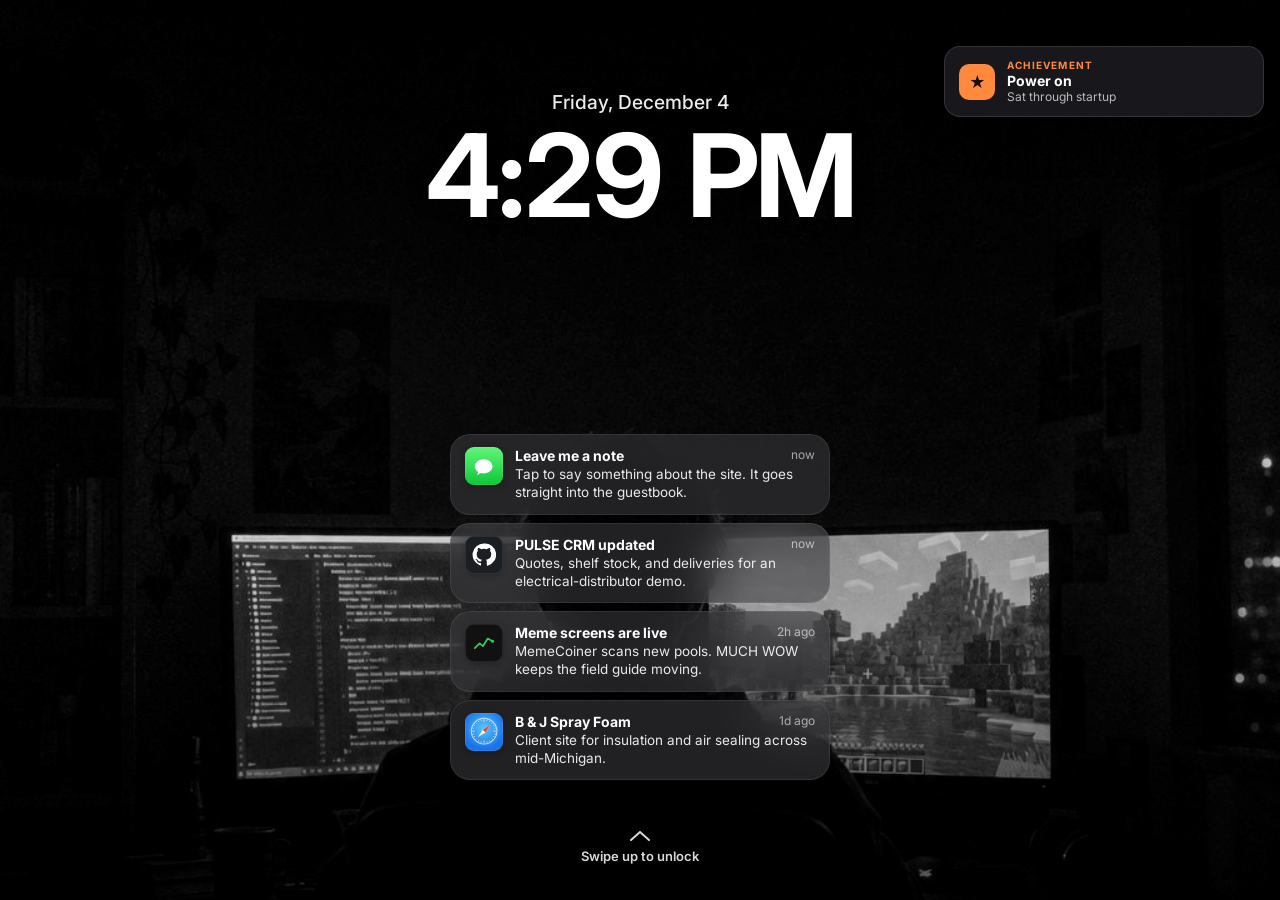
<file: index.html>
<!DOCTYPE html>
<html lang="en">
<head>
<meta charset="utf-8">
<meta name="viewport" content="width=device-width, initial-scale=1, viewport-fit=cover">
<title>Ryan Dhooghe</title>
<meta name="description" content="Ryan Dhooghe — tools, dashboards, and Power BI. CRMs, market screens, and client sites.">
<script>
try {
  var _p = JSON.parse(localStorage.getItem('ryanos-prefs') || '{}');
  if (_p.booted || matchMedia('(prefers-reduced-motion: reduce)').matches) document.documentElement.classList.add('skip-boot');
} catch (e) {}
</script>
<meta name="theme-color" content="#0b0b0c">
<link rel="icon" href="data:image/svg+xml,<svg xmlns='http://www.w3.org/2000/svg' viewBox='0 0 32 32'><rect width='32' height='32' rx='8' fill='%23111'/><text x='16' y='22' font-family='system-ui' font-weight='800' font-size='16' fill='%23ff8a3d' text-anchor='middle'>r</text></svg>">
<link rel="preconnect" href="https://fonts.googleapis.com">
<link href="https://fonts.googleapis.com/css2?family=Inter:wght@400;500;600;700;800&family=JetBrains+Mono:wght@400;600&display=swap" rel="stylesheet">
<link rel="stylesheet" href="style.css">
</head>
<body>

<!-- ============ BOOT ============ -->
<section id="boot" aria-label="RyanOS startup">
  <div class="boot-logo" aria-hidden="true">R</div>
  <div class="boot-name">RyanOS</div>
  <p class="boot-sub">Ryan Dhooghe</p>
  <div class="boot-bar" role="progressbar" aria-valuemin="0" aria-valuemax="100" aria-label="Starting up"><i></i></div>
  <button type="button" class="boot-skip" id="bootSkip">Skip</button>
</section>

<!-- ============ LOCK SCREEN ============ -->
<section id="lock" aria-label="Lock screen">
  <div class="lock-bg"></div>
  <div class="lock-top">
    <div class="lock-date" id="lockDate"></div>
    <div class="lock-time" id="lockTime"></div>
  </div>
  <div class="lock-notifs" id="lockNotifs" aria-live="polite"></div>
  <button class="unlock" id="unlockBtn" aria-label="Unlock">
    <svg width="22" height="12" viewBox="0 0 22 12" fill="none" stroke="currentColor" stroke-width="2" stroke-linecap="round"><path d="M2 10 L11 2 L20 10"/></svg>
    <span class="unlock-label">Swipe up to unlock</span>
  </button>
</section>

<!-- ============ DESKTOP ============ -->
<main id="desktop" aria-label="Desktop" hidden>
  <div class="wall"></div>

  <header class="menubar">
    <div class="mb-left">
      <button class="mb-brand" id="mbHandle" aria-haspopup="menu"></button>
      <span class="mb-app" id="mbApp">Finder</span>
      <span class="mb-item">File</span><span class="mb-item">Edit</span><span class="mb-item">View</span><span class="mb-item">Window</span>
    </div>
    <div class="mb-right">
      <button id="mbSearch" class="mb-ic" aria-label="Spotlight search"><svg width="14" height="14" viewBox="0 0 24 24" fill="none" stroke="currentColor" stroke-width="2.6"><circle cx="11" cy="11" r="7"/><path d="m20 20-4-4"/></svg></button>
      <button id="mbCc" class="mb-ic" aria-label="Control Center" aria-haspopup="true" aria-expanded="false"><svg width="15" height="15" viewBox="0 0 24 24" fill="none" stroke="currentColor" stroke-width="2" stroke-linecap="round"><path d="M4 7h16M4 12h10M4 17h16"/><circle cx="16" cy="12" r="2.2" fill="currentColor" stroke="none"/><circle cx="8" cy="7" r="2.2" fill="currentColor" stroke="none"/><circle cx="14" cy="17" r="2.2" fill="currentColor" stroke="none"/></svg></button>
      <svg width="16" height="12" viewBox="0 0 16 12" fill="currentColor" aria-hidden="true"><path d="M8 11.5 5.6 9a3.4 3.4 0 0 1 4.8 0zM3.4 6.8a6.5 6.5 0 0 1 9.2 0l-1.1 1.1a5 5 0 0 0-7 0zM1.2 4.6a9.6 9.6 0 0 1 13.6 0l-1.1 1.1a8 8 0 0 0-11.4 0z"/></svg>
      <svg width="24" height="12" viewBox="0 0 24 12" fill="none" aria-hidden="true"><rect x=".5" y=".5" width="20" height="11" rx="3" stroke="currentColor" opacity=".5"/><rect x="2" y="2" width="15" height="8" rx="1.6" fill="currentColor"/><rect x="21.5" y="4" width="1.5" height="4" rx=".7" fill="currentColor" opacity=".5"/></svg>
      <span id="mbClock"></span>
    </div>
  </header>

  <!-- desktop spaces (swipeable pages) -->
  <div class="spaces" id="spaces" aria-roledescription="carousel"></div>
  <button class="sp-arrow prev" id="spPrev" aria-label="Previous page">‹</button>
  <button class="sp-arrow next" id="spNext" aria-label="Next page">›</button>
  <div class="dots desk-dots" id="deskDots" role="tablist" aria-label="Pages"></div>

  <div id="windows"></div>

  <nav class="dock" id="dock" aria-label="Dock"></nav>
</main>

<!-- ============ MOBILE HOME ============ -->
<main id="phone" aria-label="Home screen" hidden>
  <div class="wall"></div>
  <div class="ph-status"><span id="phClock"></span><span class="ph-icons"><button type="button" id="phLaunch" class="ph-ic" aria-label="Launchpad"><svg width="16" height="16" viewBox="0 0 16 16" fill="currentColor"><rect x="1" y="1" width="3.2" height="3.2" rx=".6"/><rect x="6.4" y="1" width="3.2" height="3.2" rx=".6"/><rect x="11.8" y="1" width="3.2" height="3.2" rx=".6"/><rect x="1" y="6.4" width="3.2" height="3.2" rx=".6"/><rect x="6.4" y="6.4" width="3.2" height="3.2" rx=".6"/><rect x="11.8" y="6.4" width="3.2" height="3.2" rx=".6"/><rect x="1" y="11.8" width="3.2" height="3.2" rx=".6"/><rect x="6.4" y="11.8" width="3.2" height="3.2" rx=".6"/><rect x="11.8" y="11.8" width="3.2" height="3.2" rx=".6"/></svg></button><button type="button" id="phCc" class="ph-ic" aria-label="Control Center"><svg width="16" height="16" viewBox="0 0 24 24" fill="none" stroke="currentColor" stroke-width="2" stroke-linecap="round"><path d="M4 7h16M4 12h10M4 17h16"/><circle cx="16" cy="12" r="2.2" fill="currentColor" stroke="none"/><circle cx="8" cy="7" r="2.2" fill="currentColor" stroke="none"/><circle cx="14" cy="17" r="2.2" fill="currentColor" stroke="none"/></svg></button></span></div>
  <div class="ph-pages" id="phPages" aria-roledescription="carousel"></div>
  <div class="dots ph-dots" id="phDots" role="tablist" aria-label="Pages"></div>
  <div class="ph-dock" id="phDock"></div>
  <div id="sheets"></div>
</main>

<div class="toast" id="toast" role="status"></div>

<script src="app.js"></script>
</body>
</html>
</file>
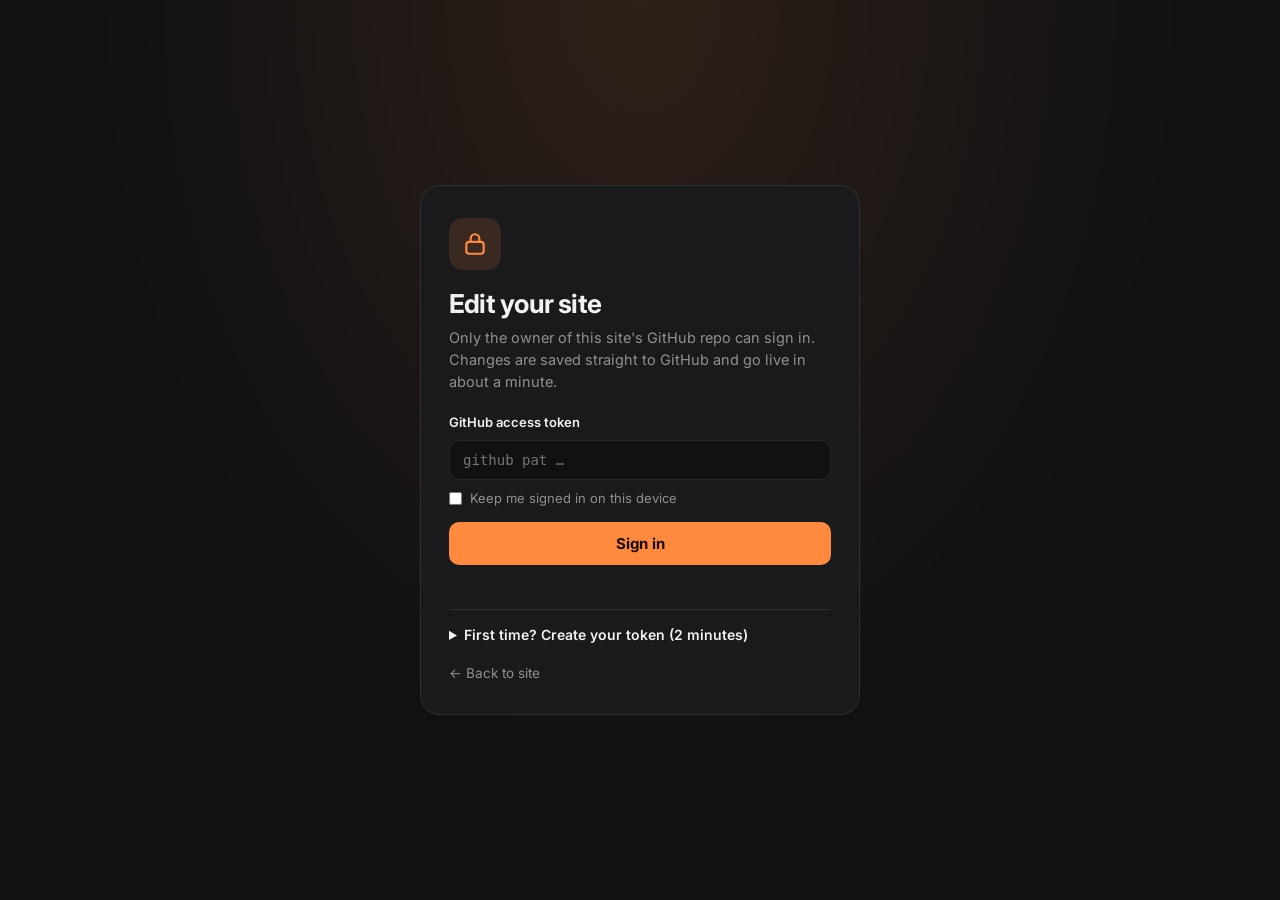
<file: admin.html>
<!DOCTYPE html>
<html lang="en">
<head>
<meta charset="utf-8">
<meta name="viewport" content="width=device-width, initial-scale=1">
<meta name="robots" content="noindex, nofollow">
<title>Edit site</title>
<link rel="icon" href="data:image/svg+xml,<svg xmlns='http://www.w3.org/2000/svg' viewBox='0 0 32 32'><rect width='32' height='32' rx='8' fill='%23111'/><text x='16' y='22' font-family='system-ui' font-weight='800' font-size='16' fill='%23ff8a3d' text-anchor='middle'>r</text></svg>">
<link rel="preconnect" href="https://fonts.googleapis.com">
<link href="https://fonts.googleapis.com/css2?family=Inter:wght@400;500;600;700;800&display=swap" rel="stylesheet">
<link rel="stylesheet" href="admin.css">
</head>
<body>

<section id="signin" class="signin">
  <div class="card">
    <div class="lockmark" aria-hidden="true"><svg width="26" height="26" viewBox="0 0 24 24" fill="none" stroke="currentColor" stroke-width="2"><rect x="4" y="10" width="16" height="11" rx="2.5"/><path d="M8 10V7a4 4 0 0 1 8 0v3"/></svg></div>
    <h1>Edit your site</h1>
    <p class="lead">Only the owner of this site's GitHub repo can sign in. Changes are saved straight to GitHub and go live in about a minute.</p>

    <form id="signinForm">
      <label for="token">GitHub access token</label>
      <input id="token" type="password" autocomplete="off" spellcheck="false" placeholder="github_pat_…" required>
      <label class="check"><input type="checkbox" id="remember"> Keep me signed in on this device</label>
      <button class="primary" type="submit">Sign in</button>
      <p class="err" id="signinErr" role="alert"></p>
    </form>

    <details class="help">
      <summary>First time? Create your token (2 minutes)</summary>
      <ol>
        <li>Open <a id="patLink" href="https://github.com/settings/personal-access-tokens/new" target="_blank" rel="noopener">GitHub → New fine-grained token</a>.</li>
        <li>Name it <b>Site editor</b> and pick an expiration.</li>
        <li>Under <b>Repository access</b>, choose <b>Only select repositories</b> → <b id="repoName"></b>.</li>
        <li>Under <b>Permissions → Repository permissions</b>, set <b>Contents</b> to <b>Read and write</b>.</li>
        <li>Click <b>Generate token</b>, copy it, and paste it above.</li>
      </ol>
      <p class="fine">Your token never leaves your browser except to talk to GitHub. It can only touch this one repo. Treat it like a password and don't share it.</p>
    </details>
    <a class="back" href="./">← Back to site</a>
  </div>
</section>

<section id="editor" class="editor" hidden>
  <header class="topbar">
    <div class="tb-left"><b>Site editor</b><span class="who" id="who"></span></div>
    <div class="tb-right">
      <span class="status" id="status" role="status"></span>
      <a class="ghost" href="./" target="_blank" rel="noopener">View site ↗</a>
      <button class="ghost" id="signout">Sign out</button>
      <button class="primary" id="save" disabled>Save changes</button>
    </div>
  </header>
  <div class="layout">
    <nav class="side" id="side" aria-label="Sections"></nav>
    <main class="form" id="form"></main>
  </div>
</section>

<script src="admin.js"></script>
</body>
</html>
</file>
<file: style.css>
*{box-sizing:border-box;margin:0;padding:0}
[hidden]{display:none!important}
:root{--accent:#ff8a3d;--glass:rgba(28,28,32,.62);--line:rgba(255,255,255,.12);--font:'Inter',-apple-system,BlinkMacSystemFont,'Segoe UI',system-ui,sans-serif;--mono:'JetBrains Mono',ui-monospace,Menlo,monospace}
html,body{height:100%;overflow:hidden;background:#0b0b0c;color:#fff;font-family:var(--font);-webkit-font-smoothing:antialiased;overscroll-behavior:none}
button{font:inherit;color:inherit;background:none;border:0;cursor:pointer}
a{color:inherit}
input,textarea{font:inherit;color:inherit}
:focus-visible{outline:2px solid var(--accent);outline-offset:2px}

/* ---------- LOCK ---------- */
#lock{position:fixed;inset:0;z-index:100;touch-action:none;user-select:none;cursor:grab;transition:transform .6s cubic-bezier(.7,0,.2,1),opacity .6s;display:flex;flex-direction:column;align-items:center}
#lock.gone{transform:translateY(-100%)!important;opacity:.4}
.lock-bg{position:absolute;inset:0;background:var(--lock-img) center/cover no-repeat,#111;filter:grayscale(1) contrast(1.05) brightness(.82)}
.lock-bg::after{content:'';position:absolute;inset:0;background:linear-gradient(180deg,rgba(0,0,0,.45),transparent 35%,transparent 60%,rgba(0,0,0,.6))}
.lock-top{position:relative;text-align:center;margin-top:clamp(56px,10vh,110px);text-shadow:0 2px 20px rgba(0,0,0,.4)}
.lock-date{font-size:clamp(17px,1.5vw,21px);font-weight:500;opacity:.92}
.lock-time{font-size:clamp(76px,9vw,124px);font-weight:700;letter-spacing:-.04em;line-height:1;margin-top:4px;font-variant-numeric:tabular-nums}
.lock-notifs{position:relative;margin-top:auto;margin-bottom:120px;width:min(380px,calc(100% - 28px));display:flex;flex-direction:column;gap:8px}
.notif{display:flex;gap:12px;align-items:flex-start;text-align:left;padding:12px 14px;border-radius:20px;background:rgba(60,60,64,.55);backdrop-filter:blur(24px) saturate(1.6);-webkit-backdrop-filter:blur(24px) saturate(1.6);border:1px solid rgba(255,255,255,.08);opacity:0;transform:translateY(16px) scale(.97);animation:notif .55s cubic-bezier(.2,.9,.3,1.2) forwards;transition:background .2s}
.notif:hover{background:rgba(80,80,86,.62)}
.notif .ic{width:38px;height:38px;border-radius:9px;flex:none;font-size:11px}
.n-body{flex:1;min-width:0}
.n-row{display:flex;justify-content:space-between;gap:8px;font-size:14px}
.n-row span{font-size:12px;opacity:.6;flex:none}
.notif p{font-size:13.5px;line-height:1.35;opacity:.9;margin-top:1px}
@keyframes notif{to{opacity:1;transform:none}}
.unlock{position:absolute;bottom:28px;left:50%;transform:translateX(-50%);display:flex;flex-direction:column;align-items:center;gap:6px;font-size:13px;font-weight:600;opacity:.85;padding:8px 16px}
.unlock svg{animation:nudge 1.8s ease-in-out infinite}
@keyframes nudge{50%{transform:translateY(-6px)}}

/* ---------- DESKTOP ---------- */
#desktop,#phone{position:fixed;inset:0;opacity:0;transform:scale(1.04);transition:opacity .6s,transform .7s cubic-bezier(.2,.8,.2,1)}
#desktop.in,#phone.in{opacity:1;transform:none}
.wall{position:absolute;inset:0;background:var(--desk-img) center/cover no-repeat,#1a1410}
.wall::after{content:'';position:absolute;inset:0;background:radial-gradient(ellipse at 30% 40%,transparent 40%,rgba(0,0,0,.35))}
.menubar{position:absolute;top:0;left:0;right:0;height:28px;padding:0 14px;display:flex;justify-content:space-between;align-items:center;font-size:13px;background:rgba(20,16,14,.35);backdrop-filter:blur(30px);-webkit-backdrop-filter:blur(30px);z-index:5000}
.mb-left,.mb-right{display:flex;align-items:center;gap:18px}
.mb-brand{font-weight:800;letter-spacing:-.01em}
.mb-app{font-weight:600}
.mb-item{opacity:.9}
.mb-right{gap:14px;font-variant-numeric:tabular-nums;font-weight:500}

.widget.hello{position:absolute;left:40px;top:64px;width:340px;padding:24px 24px 20px;border-radius:22px;background:rgba(18,16,16,.48);backdrop-filter:blur(26px) saturate(1.4);-webkit-backdrop-filter:blur(26px) saturate(1.4);border:1px solid var(--line);box-shadow:0 20px 60px rgba(0,0,0,.25)}
.w-kicker{font-size:12px;text-transform:uppercase;letter-spacing:.14em;color:var(--accent);font-weight:700}
.w-name{font-size:34px;line-height:1.05;letter-spacing:-.035em;font-weight:800;margin:8px 0 10px}
.w-tag{font-size:15px;line-height:1.45;opacity:.82}
.w-meta{display:flex;align-items:center;gap:8px;font-size:13px;margin-top:16px;opacity:.85}
.dot{width:8px;height:8px;border-radius:50%;background:#34c759;box-shadow:0 0 0 4px rgba(52,199,89,.2);animation:pulse 2s infinite}
@keyframes pulse{50%{box-shadow:0 0 0 7px rgba(52,199,89,0)}}
.w-hint{margin-top:16px;padding-top:14px;border-top:1px solid var(--line);font-size:12px;opacity:.55}

/* dock */
.dock{position:absolute;bottom:10px;left:50%;transform:translateX(-50%);display:flex;align-items:flex-end;gap:6px;padding:7px 9px;border-radius:24px;background:rgba(40,36,34,.45);backdrop-filter:blur(30px) saturate(1.5);-webkit-backdrop-filter:blur(30px) saturate(1.5);border:1px solid var(--line);z-index:6000}
.dk{position:relative;width:54px;height:54px;--s:1;transform-origin:bottom center;transform:scale(var(--s)) translateY(calc((var(--s) - 1) * -10px));transition:transform .14s ease-out;display:block}
.dk .ic{width:100%;height:100%}
.dk.running::after{content:'';position:absolute;bottom:-6px;left:50%;width:4px;height:4px;border-radius:50%;background:#fff;opacity:.8;transform:translateX(-50%) scale(calc(1 / var(--s)))}
.dk .tip{position:absolute;bottom:calc(100% + 12px);left:50%;transform:translateX(-50%) scale(calc(1 / var(--s)));transform-origin:bottom center;background:rgba(30,30,30,.85);border:1px solid var(--line);padding:4px 10px;border-radius:7px;font-size:12px;white-space:nowrap;opacity:0;pointer-events:none;transition:opacity .15s}
.dk:hover .tip,.dk:focus-visible .tip{opacity:1}
.dk.bounce{animation:bounce .7s ease}
@keyframes bounce{30%{translate:0 -18px}60%{translate:0 0}80%{translate:0 -6px}}
.dk-sep{width:1px;align-self:stretch;margin:4px 4px;background:rgba(255,255,255,.22)}

/* icons */
.ic{border-radius:23%;display:grid;place-items:center;overflow:hidden;box-shadow:inset 0 0 0 .5px rgba(255,255,255,.15),0 2px 6px rgba(0,0,0,.25)}
.ic svg{width:72%;height:72%}
.ic-cal{background:#fff;color:#111;display:flex;flex-direction:column;justify-content:center;line-height:1}
.ic-cal span{color:#ff3b30;font-size:.62em;font-weight:600;font-size:11px}
.ic-cal b{font-size:24px;font-weight:500;letter-spacing:-.04em}
.notif .ic-cal b{font-size:16px}.notif .ic-cal span{font-size:8px}
.ic-photos{background:#fff}.ic-photos svg{width:86%;height:86%}
.ic-safari{background:radial-gradient(circle at 50% 40%,#5ac8fa,#1a73e8 70%)}.ic-safari svg{width:90%;height:90%}
.ic-notes{background:linear-gradient(#ffd60a 0 27%,#fdfdf8 27%);display:flex;flex-direction:column;justify-content:flex-end;gap:2px;padding:0 5px 6px}
.ic-notes i{display:block;height:2px;background:#d9d6c8;width:100%}
.ic-term{background:linear-gradient(#3a3a3c,#111);font-family:var(--mono);font-weight:600;font-size:17px;color:#e8e8e8;place-items:start;padding:14% 0 0 16%}
.notif .ic-term{font-size:12px}
.ic-msg{background:linear-gradient(#5ff777,#0fc53a)}
.ic-mail{background:linear-gradient(#5ac8fa,#1a6fe0)}.ic-mail svg{width:86%;height:86%}
.ic-gh{background:#1b1f24}.ic-gh svg{width:62%;height:62%}
.ic-dc{background:#5865f2}.ic-dc svg{width:62%;height:62%}
.ic-yt{background:#fff}
.ic-mc{background:#5fae3a}.ic-mc svg{width:100%;height:100%;image-rendering:pixelated}

/* windows */
.win{position:absolute;display:flex;flex-direction:column;border-radius:13px;overflow:hidden;background:#1d1d1f;border:1px solid rgba(255,255,255,.14);box-shadow:0 30px 80px rgba(0,0,0,.45),0 0 0 .5px rgba(0,0,0,.6);transition:opacity .2s,transform .25s cubic-bezier(.2,.9,.3,1.1)}
.win:not(.focused){box-shadow:0 14px 40px rgba(0,0,0,.3)}
.win.opening{animation:pop .28s cubic-bezier(.2,.9,.3,1.15)}
@keyframes pop{from{opacity:0;transform:scale(.88) translateY(30px)}}
.win.closing{opacity:0;transform:scale(.92)}
.win.min{opacity:0;transform:translateY(60vh) scale(.2);pointer-events:none}
.win.max{left:0!important;top:28px!important;width:100%!important;height:calc(100% - 28px - 86px)!important;border-radius:0}
.win.dragging{transition:none}
.win-bar{height:38px;flex:none;display:flex;align-items:center;justify-content:center;position:relative;background:#2a2a2d;border-bottom:1px solid rgba(0,0,0,.4);cursor:default;user-select:none;touch-action:none}
.win-title{font-size:13px;font-weight:600;opacity:.85}
.win:not(.focused) .win-title{opacity:.45}
.lights{position:absolute;left:13px;display:flex;gap:8px}
.lights button{width:12px;height:12px;border-radius:50%;background:#ff5f57;box-shadow:inset 0 0 0 .5px rgba(0,0,0,.25)}
.lights .l-min{background:#febc2e}.lights .l-max{background:#28c840}
.win:not(.focused) .lights button{background:#4a4a4d}
.win-body{flex:1;min-height:0;overflow:auto}

/* calendar */
.cal{padding:20px 22px;color:#fff}
.cal-head{font-size:22px;margin-bottom:14px;color:rgba(255,255,255,.55)}.cal-head b{color:#fff}
.cal-grid{display:grid;grid-template-columns:repeat(7,1fr);text-align:center;gap:4px;font-size:14px;font-variant-numeric:tabular-nums}
.cal-grid span{padding:7px 0;border-radius:50%;aspect-ratio:1;display:grid;place-items:center}
.cal-dow span{font-size:11px;opacity:.5;aspect-ratio:auto;padding:0 0 4px}
.cal-grid .today{background:#ff3b30;font-weight:700}
.cal-ev{display:flex;gap:10px;margin-top:16px;padding:12px;border-radius:10px;background:rgba(255,138,61,.12)}
.cal-ev i{width:3px;border-radius:2px;background:var(--accent)}
.cal-ev b{display:block;font-size:14px}.cal-ev small{font-size:12.5px;opacity:.7}

/* photos */
.photos{display:grid;grid-template-columns:repeat(auto-fill,minmax(240px,1fr));gap:4px;padding:4px;background:#111}
.ph-item{position:relative;cursor:zoom-in;aspect-ratio:4/3;overflow:hidden}
.ph-item img{width:100%;height:100%;object-fit:cover;display:block;transition:transform .4s}
.ph-item:hover img{transform:scale(1.04)}
.ph-item figcaption{position:absolute;left:10px;bottom:8px;font-size:12px;font-weight:600;text-shadow:0 1px 8px rgba(0,0,0,.7)}
.lightbox{position:fixed;inset:0;z-index:9999;background:rgba(0,0,0,.88);display:flex;flex-direction:column;align-items:center;justify-content:center;gap:12px;cursor:zoom-out;animation:fade .2s}
.lightbox img{max-width:92vw;max-height:82vh;border-radius:8px}
@keyframes fade{from{opacity:0}}

/* safari */
.safari{display:flex;flex-direction:column;height:100%;background:#fff;color:#1d1d1f}
.sf-tabs{display:flex;gap:2px;padding:6px 8px 0;background:#e9e9eb;overflow-x:auto;scrollbar-width:none;flex:none}
.sf-tab{padding:7px 14px;font-size:12.5px;border-radius:8px 8px 0 0;white-space:nowrap;color:#555}
.sf-tab:hover{background:rgba(0,0,0,.05)}
.sf-tab.on{background:#fff;color:#111;font-weight:600}
.sf-bar{display:flex;gap:10px;align-items:center;padding:8px 12px;border-bottom:1px solid #e5e5e5;flex:none}
.sf-url{flex:1;display:flex;align-items:center;gap:8px;background:#f1f1f3;border-radius:8px;padding:6px 12px;font-size:12.5px;color:#555}
.sf-open{text-decoration:none;font-size:16px;color:#666;padding:2px 6px}
.sf-page{flex:1;overflow:auto;padding:clamp(24px,5vw,56px)}
.sf-num{font-family:var(--mono);font-size:12px;color:#999}
.sf-hero h2{font-size:clamp(30px,4vw,48px);letter-spacing:-.04em;line-height:1.02;margin:10px 0 14px;font-weight:800}
.sf-hero p{font-size:17px;line-height:1.55;color:#444;max-width:52ch}
.tags{display:flex;flex-wrap:wrap;gap:6px;margin:20px 0 26px}
.tags span{font-size:12px;padding:5px 10px;border-radius:99px;background:#f2f2f4;color:#333;font-weight:500}
.btn{display:inline-block;background:#111;color:#fff;text-decoration:none;font-size:14px;font-weight:600;padding:10px 18px;border-radius:99px;transition:background .15s}
.btn:hover{background:var(--accent)}

/* notes */
.notes{display:grid;grid-template-columns:230px 1fr;height:100%}
.nt-list{background:#232325;border-right:1px solid rgba(0,0,0,.4);padding:8px;overflow:auto}
.nt-item{display:block;width:100%;text-align:left;padding:10px 12px;border-radius:8px;margin-bottom:2px}
.nt-item b{display:block;font-size:13.5px}
.nt-item small{display:block;font-size:12px;opacity:.55;white-space:nowrap;overflow:hidden;text-overflow:ellipsis;margin-top:2px}
.nt-item.on{background:#a0790a}
.nt-item.on small{opacity:.85}
.nt-body{padding:28px 34px;overflow:auto;background:#1c1c1e;line-height:1.6;font-size:15px}
.nt-body time{display:block;text-align:center;font-size:12px;opacity:.45;margin-bottom:18px}
.nt-body h2{font-size:26px;letter-spacing:-.025em;margin-bottom:10px}
.nt-body p{opacity:.9}

/* terminal */
.term{height:100%;background:rgba(18,18,20,.97);font-family:var(--mono);font-size:13px;line-height:1.6;padding:12px 14px;overflow:auto;cursor:text;color:#e6e6e6}
.term b{color:var(--accent);font-weight:600}
.tm-dim{opacity:.5}.tm-a{color:#5ac8fa}
.tm-p{color:#34c759;margin-right:8px}
.tm-line{display:flex;align-items:center}
.tm-line input{flex:1;background:none;border:0;outline:none;font-family:var(--mono);font-size:13px;caret-color:var(--accent)}

/* guestbook */
.gb{display:flex;flex-direction:column;height:100%;background:#1c1c1e}
.gb-list{flex:1;overflow:auto;padding:14px;display:flex;flex-direction:column;gap:6px}
.gb-meta{text-align:center;font-size:11.5px;opacity:.45;margin-bottom:6px}
.bub{max-width:78%;padding:8px 13px;border-radius:18px;font-size:14px;line-height:1.38}
.bub b{display:block;font-size:11px;opacity:.75;font-weight:600;margin-bottom:1px}
.bub.them{background:#3a3a3c;align-self:flex-start;border-bottom-left-radius:5px}
.bub.me{background:#0a84ff;align-self:flex-end;border-bottom-right-radius:5px}
.gb-form{padding:10px;border-top:1px solid rgba(255,255,255,.08);display:flex;flex-direction:column;gap:6px}
.gb-form input{background:#2c2c2e;border:1px solid rgba(255,255,255,.08);border-radius:18px;padding:8px 14px;font-size:14px;outline:none;width:100%}
.gb-form input:focus{border-color:var(--accent)}
.gb-row{display:flex;gap:6px}
.gb-row button{flex:none;width:34px;height:34px;border-radius:50%;background:#0a84ff;font-weight:700;font-size:16px}

/* mail */
.mail{display:flex;flex-direction:column;height:100%;background:#1c1c1e}
.ml-row{display:flex;gap:10px;align-items:center;padding:11px 18px;border-bottom:1px solid rgba(255,255,255,.08);font-size:14px}
.ml-row span{opacity:.5;flex:none}
.ml-row input{flex:1;background:none;border:0;outline:none}
.mail textarea{flex:1;background:none;border:0;outline:none;resize:none;padding:16px 18px;font-size:15px;line-height:1.55}
.ml-foot{display:flex;justify-content:space-between;align-items:center;padding:12px 18px;border-top:1px solid rgba(255,255,255,.08)}
.ml-foot small{opacity:.45}
.mail .btn{background:#0a84ff;border:0}

/* toast */
.toast{position:fixed;left:50%;top:44px;transform:translate(-50%,-20px);background:rgba(40,40,44,.9);backdrop-filter:blur(20px);border:1px solid var(--line);padding:10px 18px;border-radius:99px;font-size:13.5px;opacity:0;pointer-events:none;transition:.3s;z-index:9999}
.toast.show{opacity:1;transform:translate(-50%,0)}

/* ---------- PHONE ---------- */
.ph-status{position:relative;display:flex;justify-content:space-between;padding:14px 26px 0;font-size:15px;font-weight:600;font-variant-numeric:tabular-nums}
.ph-icons{font-size:10px;letter-spacing:1px;opacity:.9}
.ph-widget{position:relative;margin:22px 20px 0;padding:20px;border-radius:24px;background:rgba(18,16,16,.45);backdrop-filter:blur(24px);-webkit-backdrop-filter:blur(24px);border:1px solid var(--line)}
.ph-name{font-size:28px;font-weight:800;letter-spacing:-.035em;margin:6px 0 6px;line-height:1.05}
.ph-tag{font-size:14px;line-height:1.45;opacity:.82}
.ph-grid{position:relative;display:grid;grid-template-columns:repeat(4,1fr);gap:22px 10px;padding:28px 20px}
.ph-app{display:flex;flex-direction:column;align-items:center;gap:6px;text-decoration:none}
.ph-app .ic{width:62px;height:62px}
.ph-app span{font-size:11.5px;font-weight:500;text-shadow:0 1px 4px rgba(0,0,0,.5)}
.ph-dock{position:absolute;left:12px;right:12px;bottom:max(12px,env(safe-area-inset-bottom));display:flex;justify-content:space-around;padding:14px 10px;border-radius:32px;background:rgba(40,36,34,.45);backdrop-filter:blur(30px);-webkit-backdrop-filter:blur(30px)}
.ph-dock .ph-app span{display:none}
.sheet{position:fixed;inset:0;z-index:7000;background:#1c1c1e;display:flex;flex-direction:column;transform:translateY(100%);transition:transform .32s cubic-bezier(.2,.9,.25,1)}
.sheet.in{transform:none}
.sh-bar{display:grid;grid-template-columns:1fr auto 1fr;align-items:center;padding:14px 14px 10px;padding-top:max(14px,env(safe-area-inset-top));border-bottom:1px solid rgba(255,255,255,.08);font-size:16px}
.sh-back{justify-self:start;color:var(--accent);font-size:16px}
.sh-body{flex:1;min-height:0;overflow:auto}
.sh-body > *{min-height:100%}
.sheet .notes{grid-template-columns:1fr}
.sheet .notes .nt-body{display:none}
.sheet .notes.reading .nt-list{display:none}
.sheet .notes.reading .nt-body{display:block}
.sheet .photos{grid-template-columns:1fr 1fr}

@media (max-width:760px){
  .lock-time{font-size:84px}
  .lock-notifs{margin-bottom:104px}
}
@media (prefers-reduced-motion:reduce){*,*::before,*::after{animation-duration:.01ms!important;transition-duration:.01ms!important}}

/* ===== v2 additions ===== */
.mb-brand{font-weight:800;padding:2px 8px;margin-left:-8px;border-radius:5px}
.mb-brand:hover,.mb-brand[aria-expanded=true]{background:rgba(255,255,255,.16)}
.mb-ic{display:grid;place-items:center;padding:3px 5px;border-radius:5px}.mb-ic:hover{background:rgba(255,255,255,.16)}

/* mini widgets */
.minis{position:absolute;left:40px;top:calc(64px + var(--hello-h,232px) + 14px);width:340px;display:grid;grid-template-columns:1fr 1fr;gap:14px}
.mini{aspect-ratio:1;border-radius:22px;padding:16px;background:rgba(18,16,16,.48);backdrop-filter:blur(26px) saturate(1.4);-webkit-backdrop-filter:blur(26px) saturate(1.4);border:1px solid var(--line);display:flex;flex-direction:column;text-decoration:none;overflow:hidden;position:relative}
.mini small{font-size:12px;font-weight:600;opacity:.75}
.wx{background:linear-gradient(160deg,rgba(40,90,160,.62),rgba(20,40,80,.55))}
.wx-t{font-size:44px;font-weight:300;letter-spacing:-.04em;line-height:1.05;margin-top:2px}
.wx-d{margin-top:auto;font-size:12.5px;line-height:1.4;font-weight:500}
.np{padding:0;transition:transform .2s}.np:hover{transform:translateY(-2px)}
.np-art{position:absolute;inset:0;background:center/cover #222}
.np-art::after{content:'';position:absolute;inset:0;background:linear-gradient(180deg,transparent 35%,rgba(0,0,0,.78))}
.np-txt{position:relative;margin-top:auto;padding:12px 14px;display:flex;flex-direction:column;line-height:1.25}
.np-txt small{font-size:10.5px;text-transform:uppercase;letter-spacing:.1em;color:var(--accent);opacity:1}
.np-txt b{font-size:14px;margin-top:3px}.np-txt span{font-size:12px;opacity:.75}
.np-eq{position:absolute;top:12px;right:12px;display:flex;gap:2px;align-items:flex-end;height:14px}
.np-eq i{width:3px;height:3px;background:#fff;border-radius:1px}
.is-on .np-eq i{animation:eq 1s ease-in-out infinite}
.is-on .np-eq i:nth-child(2){animation-delay:-.3s}.is-on .np-eq i:nth-child(3){animation-delay:-.6s}.is-on .np-eq i:nth-child(4){animation-delay:-.15s}
@keyframes eq{0%,100%{height:3px}50%{height:14px}}
@media (max-height:700px){.minis{display:none}}

/* icons v2 */
.ic-mkt{background:#111}
.ic-games{background:linear-gradient(#57a334,#3d7a22)}.ic-games svg{width:80%;height:80%}
.ic-set{background:linear-gradient(#8e8e93,#48484a)}.ic-set svg{width:82%;height:82%}
.ic-link{background:#3a3a3c}.ic-link svg{width:55%;height:55%}

/* markets */
.mkt{display:flex;flex-direction:column;height:100%;background:#000}
.mkt-head{padding:16px 18px 8px}.mkt-head b{font-size:22px;letter-spacing:-.02em}.mkt-head small{display:block;font-size:12px;opacity:.5;margin-top:2px}
.mkt-big{padding:4px 18px 12px;border-bottom:1px solid rgba(255,255,255,.08);min-height:40px}
.mkt-big svg{width:100%;height:110px;display:block;margin-top:8px}
.mkt-bt{display:flex;align-items:center;gap:8px;font-size:15px}.mkt-bt img{width:22px;height:22px;border-radius:50%}.mkt-bt span{opacity:.5;font-size:13px}
.mkt-bp{font-size:30px;font-weight:700;letter-spacing:-.03em;margin-top:6px;font-variant-numeric:tabular-nums}
.mkt-bp em{font-style:normal;font-size:14px;font-weight:600;margin-left:6px}
.mkt-cap{display:block;font-size:11.5px;opacity:.45;margin-top:6px}
.up{color:#34c759}.dn{color:#ff453a}
.mkt-list{flex:1;overflow:auto}
.mkt-row{display:grid;grid-template-columns:1fr 90px 110px;gap:12px;align-items:center;width:100%;text-align:left;padding:11px 18px;border-bottom:1px solid rgba(255,255,255,.06)}
.mkt-row:hover,.mkt-row.on{background:rgba(255,255,255,.06)}
.mkt-n b{font-size:15px}.mkt-n small{display:block;font-size:12px;opacity:.5}
.mkt-p{text-align:right;font-variant-numeric:tabular-nums}.mkt-p b{display:block;font-size:14px}
.pill{display:inline-block;margin-top:3px;font-size:11.5px;font-weight:600;padding:2px 7px;border-radius:5px;color:#fff}
.pill.up{background:#2a9d4a}.pill.dn{background:#d63a30}
.mkt-skel{height:52px;margin:8px 18px;border-radius:8px;background:linear-gradient(90deg,#161616,#222,#161616);background-size:200% 100%;animation:sk 1.2s infinite}
@keyframes sk{to{background-position:-200% 0}}
.mkt-err{padding:24px 18px;opacity:.6;font-size:14px}

/* snake */
.snake{display:flex;flex-direction:column;height:100%;background:#1a1a1a;align-items:center;padding:12px}
.sn-bar{display:flex;justify-content:space-between;width:100%;max-width:400px;font-family:var(--mono);font-size:13px;opacity:.85;margin-bottom:8px}
.sn-bar b{color:var(--accent)}
.sn-stage{position:relative;width:100%;max-width:400px;aspect-ratio:1}
.sn-stage canvas{width:100%;height:100%;image-rendering:pixelated;border-radius:6px;display:block;touch-action:none}
.sn-over{position:absolute;inset:0;display:flex;flex-direction:column;align-items:center;justify-content:center;gap:8px;background:rgba(0,0,0,.55);border-radius:6px;text-align:center}
.sn-over[hidden]{display:none}
.sn-over b{font-family:var(--mono);font-size:28px;letter-spacing:.06em}
.sn-over small{opacity:.75;font-size:13px;margin-bottom:6px}
.sn-pad{display:none;grid-template-columns:repeat(3,56px);grid-template-rows:repeat(2,48px);gap:6px;margin-top:14px}
.sn-pad button{background:#2c2c2e;border-radius:10px;font-size:18px}
.sn-pad [data-d="0,-1"]{grid-column:2}.sn-pad [data-d="-1,0"]{grid-column:1;grid-row:2}.sn-pad [data-d="1,0"]{grid-column:3;grid-row:2}.sn-pad [data-d="0,1"]{grid-column:2;grid-row:2}
.sheet .sn-pad{display:grid}
.sheet .sn-pad [data-d="0,1"]{grid-row:2}

/* settings */
.set{padding:18px 20px;background:#1c1c1e;min-height:100%}
.set h3{font-size:12px;text-transform:uppercase;letter-spacing:.1em;opacity:.55;margin:4px 0 10px}
.set-walls{display:grid;grid-template-columns:repeat(auto-fill,minmax(120px,1fr));gap:10px;margin-bottom:22px}
.set-wall{text-align:left;font-size:12px}
.set-wall img{width:100%;aspect-ratio:16/10;object-fit:cover;border-radius:8px;display:block;border:2px solid transparent;margin-bottom:5px}
.set-wall.on img{border-color:var(--accent)}
.set-acc{display:flex;gap:10px;margin-bottom:22px}
.set-sw{width:28px;height:28px;border-radius:50%;box-shadow:inset 0 0 0 1px rgba(255,255,255,.2)}
.set-sw.on{box-shadow:0 0 0 2px #1c1c1e,0 0 0 4px #fff}
.set-row{display:flex;gap:8px;flex-wrap:wrap}
.set-btn{background:#2c2c2e;padding:8px 14px;border-radius:8px;font-size:13.5px}.set-btn:hover{background:#3a3a3c}
.set-note{font-size:12px;opacity:.45;margin-top:18px}

/* terminal extras */
.tm-neo{font-family:var(--mono);font-size:13px;line-height:1.45;margin:4px 0}

/* menus */
.menu{position:fixed;z-index:9000;min-width:220px;padding:5px;border-radius:10px;background:rgba(40,40,44,.82);backdrop-filter:blur(30px);-webkit-backdrop-filter:blur(30px);border:1px solid var(--line);box-shadow:0 14px 40px rgba(0,0,0,.4);animation:fade .12s}
.menu button{display:block;width:100%;text-align:left;font-size:13.5px;padding:5px 10px;border-radius:5px;white-space:pre}
.menu button:hover{background:#0a84ff}
.menu hr{border:0;height:1px;background:rgba(255,255,255,.12);margin:4px 6px}

/* about */
.about{position:fixed;inset:0;z-index:9500;display:grid;place-items:center;background:rgba(0,0,0,.25);animation:fade .15s}
.about-card{width:min(340px,calc(100% - 32px));padding:28px 24px 22px;border-radius:16px;background:#2a2a2d;border:1px solid var(--line);text-align:center;box-shadow:0 30px 80px rgba(0,0,0,.5)}
.about-av{width:76px;height:76px;margin:0 auto 12px;border-radius:50%;display:grid;place-items:center;font-size:28px;font-weight:800;background:linear-gradient(135deg,var(--accent),#7b4fd6)}
.about-card h2{font-size:22px;letter-spacing:-.02em}
.about-card p{font-size:13.5px;opacity:.7;margin:6px 0 16px;line-height:1.45}
.about-card dl{display:grid;grid-template-columns:auto 1fr;gap:5px 12px;text-align:left;font-size:13px;margin-bottom:18px}
.about-card dt{opacity:.5;text-align:right}
.about-card .btn{background:#3a3a3c}

/* spotlight */
.spot{position:fixed;inset:0;z-index:9600;display:flex;justify-content:center;padding-top:16vh;animation:fade .12s}
.spot-box{width:min(620px,calc(100% - 32px));align-self:flex-start;border-radius:16px;background:rgba(36,36,40,.86);backdrop-filter:blur(40px);-webkit-backdrop-filter:blur(40px);border:1px solid var(--line);box-shadow:0 30px 90px rgba(0,0,0,.5);overflow:hidden}
.spot-in{display:flex;align-items:center;gap:12px;padding:14px 18px;opacity:.95}
.spot-in input{flex:1;background:none;border:0;outline:none;font-size:20px}
.spot-res{border-top:1px solid var(--line);padding:6px;max-height:50vh;overflow:auto}
.spot-row{display:flex;align-items:center;gap:12px;width:100%;padding:7px 10px;border-radius:8px;text-align:left}
.spot-row .ic{width:28px;height:28px;flex:none}
.spot-row b{font-size:14px;font-weight:500;flex:1}
.spot-row small{font-size:12px;opacity:.5}
.spot-row.on,.spot-row:hover{background:#0a84ff}.spot-row.on small{opacity:.8}
.spot-empty{padding:14px;opacity:.5;font-size:14px}

/* phone v2 */
.ph-minis{position:relative;left:auto;top:auto;width:auto;margin:14px 20px 0}
.ph-minis .mini{border-radius:22px}
.ph-minis .wx-t{font-size:38px}
.ph-grid{padding-top:22px}
.deskcol{position:absolute;left:40px;top:64px;width:340px;display:flex;flex-direction:column;gap:14px}
.deskcol .widget.hello{position:static;width:auto}
.deskcol .minis{position:static;width:auto}

/* ===== v3: swipeable pages ===== */
.wall{inset:-3% -7%;z-index:0;transform:translate3d(calc(var(--px, 0%) + var(--mx, 0px)), var(--my, 0px), 0);transition:transform .18s linear}
.spaces{position:absolute;top:28px;left:0;right:0;bottom:0;display:flex;overflow-x:auto;overflow-y:hidden;scroll-snap-type:x mandatory;scrollbar-width:none;overscroll-behavior-x:contain}
.spaces::-webkit-scrollbar,.ph-pages::-webkit-scrollbar{display:none}
.spaces.dragging{scroll-snap-type:none;cursor:grabbing;user-select:none}
.space{flex:0 0 100%;height:100%;position:relative;scroll-snap-align:start;scroll-snap-stop:always}
.space .deskcol{top:36px}
.sp-wrap{position:absolute;inset:0;padding:40px clamp(40px,6vw,96px) 130px;overflow-y:auto;scrollbar-width:none}
.sp-title{font-size:clamp(34px,3.6vw,52px);font-weight:800;letter-spacing:-.045em;margin-bottom:24px;text-shadow:0 2px 24px rgba(0,0,0,.35);display:flex;align-items:baseline;gap:14px}
.sp-title small{font-family:var(--mono);font-size:13px;font-weight:600;color:var(--accent);letter-spacing:0}
.sp-arrow{position:absolute;top:50%;transform:translateY(-50%);width:40px;height:64px;border-radius:14px;font-size:30px;line-height:1;background:rgba(20,18,18,.32);backdrop-filter:blur(18px);-webkit-backdrop-filter:blur(18px);border:1px solid var(--line);opacity:0;transition:opacity .2s,background .2s;z-index:4}
#desktop:hover .sp-arrow{opacity:.75}
.sp-arrow:hover{opacity:1!important;background:rgba(40,36,34,.6)}
.sp-arrow.prev{left:14px}.sp-arrow.next{right:14px}
.dots{display:flex;gap:8px;justify-content:center;align-items:center;padding:6px 10px;border-radius:99px;background:rgba(20,18,18,.32);backdrop-filter:blur(18px);-webkit-backdrop-filter:blur(18px);width:max-content}
.dot-b{width:7px;height:7px;border-radius:50%;background:rgba(255,255,255,.4);transition:background .2s,width .25s;padding:0}
.dot-b.on{background:#fff;width:18px;border-radius:4px}
.dot-b:hover{background:rgba(255,255,255,.75)}
.desk-dots{position:absolute;left:50%;bottom:98px;transform:translateX(-50%);z-index:5}

/* widget base for buttons */
button.widget{text-align:left;color:inherit;font:inherit;cursor:pointer;transition:transform .2s,background .2s}
button.widget:hover{transform:translateY(-3px);background:rgba(30,26,26,.58)}
.widget{border-radius:22px;padding:20px 22px;background:rgba(18,16,16,.48);backdrop-filter:blur(26px) saturate(1.4);-webkit-backdrop-filter:blur(26px) saturate(1.4);border:1px solid var(--line);box-shadow:0 20px 60px rgba(0,0,0,.2)}
.muted{opacity:.55}

/* projects page */
.proj-grid{display:grid;grid-template-columns:repeat(auto-fill,minmax(270px,1fr));gap:16px;max-width:1240px}
.proj-card{display:flex;flex-direction:column;gap:10px;min-height:220px}
.pc-top{display:flex;justify-content:space-between;align-items:flex-start}
.pc-top .ic{width:54px;height:54px}
.pc-n{font-family:var(--mono);font-size:12px;opacity:.5}
.proj-card h3{font-size:21px;letter-spacing:-.03em;margin-top:4px}
.proj-card p{font-size:14px;line-height:1.5;opacity:.78;flex:1}
.proj-card .tags{margin:4px 0 0}
.proj-card .tags span{background:rgba(255,255,255,.1);color:#fff}
.ic-proj{background:center/cover #333}
.ic-proj.gen{background:linear-gradient(140deg,hsl(var(--h) 80% 60%),hsl(calc(var(--h) + 50) 70% 38%))}
.ic-proj.gen span{font-weight:800;font-size:20px;letter-spacing:-.04em;color:#fff;text-shadow:0 1px 6px rgba(0,0,0,.25)}

/* about page */
.about-grid{display:grid;grid-template-columns:repeat(4,minmax(0,1fr));grid-auto-rows:minmax(180px,auto);gap:16px;max-width:1240px}
.note-w{display:flex;flex-direction:column;background:rgba(253,251,240,.92)!important;color:#2b2a26;overflow:hidden}
button.note-w:hover{background:#fffdf3!important}
.nw-top{display:flex;align-items:center;gap:7px;font-size:12px;font-weight:700;color:#a0790a;text-transform:uppercase;letter-spacing:.08em;margin-bottom:10px}
.nw-ic{width:14px;height:14px;border-radius:4px;background:linear-gradient(#ffd60a 0 35%,#fff 35%);box-shadow:inset 0 0 0 1px rgba(0,0,0,.12)}
.note-w h3{font-size:22px;letter-spacing:-.03em;margin-bottom:8px}
.note-w p{font-size:14.5px;line-height:1.55;opacity:.85;overflow:hidden;display:-webkit-box;-webkit-box-orient:vertical;-webkit-line-clamp:9}
.note-w.big{grid-column:span 2;grid-row:span 2}
.note-w.big p{-webkit-line-clamp:14}
.note-w.stack{grid-column:span 2}
.note-w.stack p{-webkit-line-clamp:5;font-size:13.5px}
.mk-w{display:flex;flex-direction:column}
.mk-rows{display:flex;flex-direction:column;gap:9px;margin-top:12px;flex:1;justify-content:center}
.mk-rows .mkt-skel{margin:0;height:70px}
.mk-r{display:grid;grid-template-columns:44px 70px 1fr auto;align-items:center;gap:8px;font-size:13px;font-variant-numeric:tabular-nums}
.mk-r span{text-align:right;font-weight:600}.mk-r em{font-style:normal;font-size:12px;font-weight:600;min-width:44px;text-align:right}
.contact-w{grid-column:span 2;display:flex;flex-direction:column}
.contact-w p{font-size:16px;line-height:1.45;margin:10px 0 16px;opacity:.9;max-width:36ch}
.cw-btns{display:flex;gap:8px;flex-wrap:wrap}
.cw-btns .btn{background:var(--accent);color:#1a0d03;border:0;cursor:pointer;font:inherit;font-weight:700;font-size:14px}
.cw-btns .btn:hover{filter:brightness(1.1);background:var(--accent)}
.cw-btns .ghost-btn{background:rgba(255,255,255,.12);color:#fff}
.cw-btns .ghost-btn:hover{background:rgba(255,255,255,.2)}
.cw-socials{display:flex;gap:8px;margin-top:auto;padding-top:16px}
.cw-s .ic{width:38px;height:38px;transition:transform .15s}.cw-s:hover .ic{transform:translateY(-2px)}
@media (max-width:1100px){.about-grid{grid-template-columns:repeat(2,minmax(0,1fr))}}
@media (max-height:760px){.space .minis{display:none}}

/* phone pages */
.ph-pages{position:absolute;top:44px;left:0;right:0;bottom:calc(126px + env(safe-area-inset-bottom));display:flex;overflow-x:auto;overflow-y:hidden;scroll-snap-type:x mandatory;scrollbar-width:none;overscroll-behavior-x:contain}
.ph-page{flex:0 0 100%;height:100%;overflow-y:auto;scroll-snap-align:start;scroll-snap-stop:always;padding-bottom:12px;scrollbar-width:none}
.ph-page::-webkit-scrollbar{display:none}
.ph-page > .ph-widget:first-child{margin-top:8px}
.ph-dots{position:absolute;left:50%;transform:translateX(-50%);bottom:calc(100px + env(safe-area-inset-bottom));z-index:3}
.ph-feat{display:flex;flex-direction:column;gap:6px;margin:8px 20px 0;width:calc(100% - 40px);min-height:0}
.ph-feat h3{font-size:22px}
.ph-feat p{-webkit-line-clamp:3;display:-webkit-box;-webkit-box-orient:vertical;overflow:hidden}
.ph-page .ph-app .ic-proj.gen span{font-size:21px}
.ph-note{margin:8px 20px 0;width:calc(100% - 40px);display:flex}
.ph-note p{-webkit-line-clamp:6}
.ph-minis .mk-w,.ph-minis .note-w.stack{aspect-ratio:1;padding:14px;border-radius:22px;grid-column:auto}
.ph-minis .mk-r{grid-template-columns:34px 1fr auto;font-size:12px}
.ph-minis .mk-r svg,.ph-minis .mk-r em{display:none}
.ph-minis .note-w.stack h3{font-size:16px}
.ph-minis .note-w.stack p{font-size:11.5px;-webkit-line-clamp:6}
.ph-minis .nw-top{margin-bottom:6px;font-size:10.5px}
button.widget.note-w,.widget.note-w{color:#2b2a26}
.note-w h3{color:#1d1c19}

/* ===== v3.1: Discord, GitHub, Fear & Greed ===== */
.deskcol.right{left:auto;right:40px;width:300px}
@media (max-width:1000px){.deskcol.right{display:none}}
@media (max-height:700px){.deskcol.right .fg-w{display:none}}
a.widget,button.fg-w{color:inherit;text-decoration:none;display:block;text-align:left;font:inherit;cursor:pointer;transition:transform .2s}
a.widget:hover,button.fg-w:hover{transform:translateY(-2px)}
/* discord */
.dc-w.widget{background:linear-gradient(160deg,rgba(88,101,242,.55),rgba(30,32,70,.6))}
.dc-top{display:flex;align-items:center;gap:12px}
.dc-top .ic{width:46px;height:46px;flex:none;border-radius:14px}
.dc-av{width:50px;height:50px;border-radius:50%;background:center/cover #313338;position:relative;flex:none}
.dc-av i{position:absolute;right:-2px;bottom:-2px;width:15px;height:15px;border-radius:50%;border:3px solid #2b2d5a}
.dc-id{display:flex;flex-direction:column;min-width:0;line-height:1.25}
.dc-id b{font-size:16px;white-space:nowrap;overflow:hidden;text-overflow:ellipsis}.dc-id small{font-size:12px;opacity:.8}
.dc-cs{margin:10px 0 0;font-size:13px;opacity:.9}
.dc-act{margin:12px 0 0;font-size:13px;line-height:1.4;opacity:.85}
.dc-act.on{display:flex;gap:10px;align-items:center;padding:8px;border-radius:12px;background:rgba(0,0,0,.22);opacity:1}
.dc-act.on img,.dc-act.on .ic{width:38px;height:38px;border-radius:9px;flex:none;object-fit:cover}
.dc-act.on div{display:flex;flex-direction:column;min-width:0;line-height:1.3}
.dc-act.on b{font-size:12.5px;white-space:nowrap;overflow:hidden;text-overflow:ellipsis}.dc-act.on small{font-size:11.5px;opacity:.7;white-space:nowrap;overflow:hidden;text-overflow:ellipsis}
.dc-btn{display:block;margin-top:14px;text-align:center;padding:9px;border-radius:10px;background:#fff;color:#4752c4;font-weight:700;font-size:13px}
.mini.dc-w{background:linear-gradient(160deg,rgba(88,101,242,.75),rgba(40,44,110,.7));color:inherit}
.mini.dc-w .dc-top{gap:8px}.mini.dc-w .dc-top .ic,.mini.dc-w .dc-av{width:38px;height:38px}
.mini.dc-w .dc-id b{font-size:14px}.mini.dc-w .dc-id small{font-size:10.5px;white-space:nowrap;overflow:hidden;text-overflow:ellipsis}
.mini.dc-w .dc-act{font-size:11.5px;margin-top:8px;display:-webkit-box;-webkit-line-clamp:3;-webkit-box-orient:vertical;overflow:hidden}
.mini.dc-w .dc-act.on{padding:6px;display:flex}.mini.dc-w .dc-act.on img,.mini.dc-w .dc-act.on .ic{width:28px;height:28px}
.mini.dc-w .dc-cs{display:none}
.mini.dc-w .dc-btn{margin-top:auto;padding:7px;font-size:12px}
/* fear & greed */
.fg-w{position:relative}
.fg-w.widget{display:grid;grid-template-columns:auto 1fr;grid-template-areas:"k k" "g v" "g l" "x x" "h h";column-gap:14px;align-items:end}
.fg-k{grid-area:k;font-size:11px;font-weight:700;letter-spacing:.1em;text-transform:uppercase;opacity:.7;margin-bottom:8px}
.fg-w .fg-g{grid-area:g;display:block}
.fg-v{grid-area:v;font-size:40px;font-weight:700;letter-spacing:-.03em;line-height:1}
.fg-l{grid-area:l;font-size:13px;font-weight:600;opacity:.85;align-self:start;margin-top:2px}
.fg-x{grid-area:x;display:flex;gap:16px;font-size:12px;opacity:.75;margin-top:12px}.fg-x b{opacity:1;color:#fff}
.fg-h{grid-area:h;margin-top:10px}.fg-h svg{width:100%;display:block}.fg-h small{font-size:11px;opacity:.5}
.fg-needle{transform-origin:60px 58px;animation:needle .9s cubic-bezier(.3,1.6,.5,1)}
@keyframes needle{from{transform:rotate(-40deg)}}
.mini.fg-w{color:inherit;font:inherit;text-align:center;align-items:center;cursor:pointer}
.mini.fg-w .fg-k{font-size:10.5px;margin-bottom:4px;align-self:flex-start}
.mini.fg-w .fg-g{width:100%;height:auto;max-width:120px}
.mini.fg-w .fg-v{font-size:30px;margin-top:2px}.mini.fg-w .fg-l{font-size:11.5px}
.mini.fg-w .fg-x,.mini.fg-w .fg-h{display:none}
.mkt-head{display:flex;justify-content:space-between;align-items:center;gap:12px}
.mkt-fg{display:flex;align-items:center;gap:8px}.mkt-fg small{display:block;font-size:11px;opacity:.55}.mkt-fg b{font-size:13px}
/* contribution heatmap */
.hm-scroll{overflow-x:auto;scrollbar-width:none}.hm-scroll::-webkit-scrollbar{display:none}
.hm{--c:11px;display:grid;grid-template-rows:repeat(7,var(--c));grid-auto-flow:column;grid-auto-columns:var(--c);gap:3px;width:max-content}
.hm i{border-radius:3px;background:rgba(255,255,255,.08)}
.hm i.hm-x{background:none}
.hm .l1,.hm-key .l1{background:color-mix(in srgb,var(--accent) 35%,transparent)}
.hm .l2,.hm-key .l2{background:color-mix(in srgb,var(--accent) 58%,transparent)}
.hm .l3,.hm-key .l3{background:color-mix(in srgb,var(--accent) 80%,transparent)}
.hm .l4,.hm-key .l4{background:var(--accent)}
.hm-key .l0{background:rgba(255,255,255,.08)}
.hm-key{display:flex;align-items:center;gap:3px;justify-content:flex-end;font-size:11px;opacity:.6;margin-top:8px}.hm-key i{width:10px;height:10px;border-radius:2px;display:inline-block}
.hm-empty{font-size:12px;opacity:.5;padding:12px 0}
/* github widget */
.gh-w{display:flex;flex-direction:column;gap:14px;width:100%}
.gh-w.wide{max-width:1240px;margin-bottom:16px;flex-direction:row;align-items:center;justify-content:space-between;flex-wrap:wrap}
.ghw-top{display:flex;align-items:center;gap:12px;min-width:0}
.ghw-top img,.ghw-top .ic{width:44px;height:44px;border-radius:50%;flex:none}
.ghw-top div{display:flex;flex-direction:column;line-height:1.3}.ghw-top b{font-size:16px}.ghw-top small{font-size:12px;opacity:.65}
.ghw-l{font-size:12px;opacity:.75;margin-left:14px;padding-left:14px;border-left:1px solid var(--line)}
.ph-gh{margin:14px 20px 0;width:calc(100% - 40px)}
.ph-gh .ghw-l{display:none}
.ph-gh .hm{--c:13px}
/* github app */
.ghx{padding:20px 22px 26px;overflow-y:auto;height:100%}
.ghx-load{display:grid;gap:10px}
.ghx-head{display:flex;align-items:center;gap:16px}
.ghx-head img{width:72px;height:72px;border-radius:50%;flex:none;border:2px solid var(--line)}
.ghx-head div{flex:1;min-width:0}.ghx-head h2{margin:0;font-size:22px;letter-spacing:-.02em}.ghx-head small{opacity:.6;font-size:13px}.ghx-head p{margin:6px 0 0;font-size:13.5px;opacity:.85}
.ghx-stats{display:grid;grid-template-columns:repeat(4,1fr);gap:10px;margin:18px 0}
.ghx-stats div{background:rgba(255,255,255,.06);border:1px solid var(--line);border-radius:14px;padding:12px;text-align:center}
.ghx-stats b{display:block;font-size:22px}.ghx-stats small{font-size:11.5px;opacity:.6}
.ghx h3{font-size:12px;text-transform:uppercase;letter-spacing:.1em;opacity:.6;margin:0 0 10px}
.ghx-hm{background:rgba(255,255,255,.04);border:1px solid var(--line);border-radius:16px;padding:14px 16px;margin-bottom:18px}
.ghx-cols{display:grid;grid-template-columns:1.2fr 1fr;gap:18px}
.ghx-repos{display:grid;gap:8px}
.ghx-r{display:block;padding:11px 13px;border-radius:12px;background:rgba(255,255,255,.05);border:1px solid var(--line);color:inherit;text-decoration:none;transition:background .2s}
.ghx-r:hover{background:rgba(255,255,255,.1)}
.ghx-r b{font-size:14px;color:var(--accent)}.ghx-r p{margin:4px 0 0;font-size:12.5px;opacity:.8}.ghx-r small{display:flex;align-items:center;gap:5px;margin-top:6px;font-size:11.5px;opacity:.6}
.lang{width:9px;height:9px;border-radius:50%;background:var(--c);display:inline-block}
.ghx-ev{list-style:none;margin:0;padding:0;display:grid;gap:2px}
.ghx-ev li{display:flex;justify-content:space-between;gap:10px;padding:8px 0;border-bottom:1px solid var(--line);font-size:13px}
.ghx-ev time{font-size:11.5px;opacity:.5;white-space:nowrap}
@media (max-width:760px){.ghx-cols{grid-template-columns:1fr}.ghx-stats{grid-template-columns:repeat(2,1fr)}.ghx-head{flex-wrap:wrap}.ghx-head .btn{width:100%;text-align:center}}

/* ===== v3.2: boot, socials, attention ===== */
html.skip-boot #boot{display:none!important}
#boot{position:fixed;inset:0;z-index:12000;background:#000;display:flex;flex-direction:column;align-items:center;justify-content:center;gap:14px;text-align:center}
#boot.out{opacity:0;transition:opacity .45s ease}
.boot-logo{width:84px;height:84px;border-radius:24px;display:grid;place-items:center;font-size:44px;font-weight:800;color:#1a0d03;background:linear-gradient(160deg,var(--accent),#c45a12);box-shadow:0 20px 50px rgba(255,138,61,.28);animation:bootPop .7s cubic-bezier(.2,.9,.3,1.15)}
@keyframes bootPop{from{opacity:0;transform:scale(.86)}to{opacity:1;transform:none}}
.boot-name{font-size:28px;font-weight:800;letter-spacing:-.04em}
.boot-sub{font-size:14px;opacity:.62;margin-top:-6px}
.boot-bar{width:168px;height:4px;border-radius:99px;background:#222;overflow:hidden;margin-top:8px}
.boot-bar i{display:block;height:100%;width:0;background:var(--accent);animation:bootLoad 2.5s cubic-bezier(.4,0,.2,1) forwards}
@keyframes bootLoad{to{width:100%}}
.boot-skip{position:absolute;bottom:max(28px,env(safe-area-inset-bottom));font-size:13px;font-weight:600;opacity:.6;padding:8px 16px}
.boot-skip:hover{opacity:1}

.particles{position:absolute;inset:0;width:100%;height:100%;z-index:0;pointer-events:none}
.spaces,.ph-pages{z-index:1}
.ph-status,.ph-dock,.ph-dots{z-index:2}
html.quiet .np-eq i,html.quiet .dot,html.quiet .fg-needle{animation:none!important}
html.quiet .particles{display:none}
html.polish .wall::after{background:radial-gradient(ellipse at 30% 40%,rgba(0,0,0,.28) 20%,rgba(0,0,0,.62))}
html.polish .menubar{background:rgba(0,0,0,.55)}
html.polish .widget,html.polish .mini,html.polish .now-strip,html.polish .dock,html.polish .ph-dock{background:rgba(8,8,10,.68)}

.dock{max-width:calc(100vw - 12px)}
.dk{width:clamp(36px,3.6vw,54px);height:clamp(36px,3.6vw,54px);flex:none}
.ic-li{background:#0a66c4}.ic-li svg{width:62%;height:62%}
.ic-bsky{background:#1185fe}.ic-bsky svg{width:66%;height:66%}
.ic-im{background:linear-gradient(#67d1ff,#0a84ff)}
.ic-lp{background:#f4f4f6}.ic-lp svg{width:78%;height:78%}
.ic-cc{background:#2c2c2e}.ic-cc svg{width:68%;height:68%}
.mb-ic.on{background:rgba(255,255,255,.18)}
.ph-icons{display:flex;align-items:center;gap:2px;letter-spacing:0}
.ph-ic{width:34px;height:34px;display:grid;place-items:center;border-radius:9px}
.ph-ic:hover,.ph-ic:focus-visible{background:rgba(255,255,255,.16)}

.sf-actions{display:flex;flex-wrap:wrap;gap:8px}
.btn-line{background:#fff;color:#111;box-shadow:inset 0 0 0 1.5px #111}
.btn-line:hover{background:var(--accent);color:#1a0d03;box-shadow:none}

.now-strip{display:grid;grid-template-columns:1.05fr 1.25fr .9fr;padding:0;overflow:hidden;border-radius:22px;background:rgba(18,16,16,.5);backdrop-filter:blur(26px) saturate(1.4);-webkit-backdrop-filter:blur(26px) saturate(1.4);border:1px solid var(--line);box-shadow:0 16px 40px rgba(0,0,0,.22)}
.ns-cell{display:flex;flex-direction:column;justify-content:center;gap:1px;min-width:0;padding:12px 12px 13px;text-align:left;text-decoration:none;color:inherit;border-right:1px solid var(--line)}
.ns-cell:last-child{border-right:0}
.ns-cell small{font-size:9px;font-weight:700;letter-spacing:.08em;text-transform:uppercase;color:var(--accent)}
.ns-cell b{font-size:15px;letter-spacing:-.03em;white-space:nowrap;overflow:hidden;text-overflow:ellipsis}
.ns-cell span{font-size:11px;opacity:.75;white-space:nowrap;overflow:hidden;text-overflow:ellipsis}
.now-strip .np-eq{position:static;height:10px;margin-bottom:3px}
.ns-np{position:relative;padding:0;display:flex;overflow:hidden}
.yt-host{position:fixed;width:200px;height:113px;left:0;bottom:0;opacity:0;pointer-events:none;z-index:0;overflow:hidden}
.yt-host iframe{width:200px;height:113px;border:0}
.ns-play{display:flex;flex-direction:column;justify-content:center;align-items:flex-start;gap:1px;width:100%;min-height:64px;padding:10px 30px 2px 12px;text-align:left}
.ns-mute{position:absolute;top:6px;right:6px;z-index:1;width:24px;height:24px;border-radius:8px;font-size:12px;line-height:1;background:rgba(0,0,0,.3)}
.ns-mute:hover,.ns-mute:focus-visible{background:rgba(0,0,0,.5)}
.ns-open{align-self:flex-start;margin:0 0 8px 12px;font-size:10px;font-weight:700;letter-spacing:.04em;text-transform:uppercase;color:var(--accent);text-decoration:none}
.ns-artist{display:block;max-width:100%}
.now-strip.ph{margin:14px 20px 0}
button.ns-cell:hover,a.ns-cell:hover{background:rgba(255,255,255,.05)}
@media (max-height:680px){.space .now-strip{display:none}}

.set-togs{display:flex;flex-direction:column;margin-bottom:18px}
.set-tog{display:flex;align-items:center;justify-content:space-between;gap:12px;width:100%;padding:10px 0;border-bottom:1px solid rgba(255,255,255,.08);text-align:left}
.set-tog b{display:block;font-size:14px;font-weight:600}
.set-tog small{display:block;margin-top:2px;font-size:12px;opacity:.5;line-height:1.35}
.switch{width:44px;height:26px;border-radius:99px;background:#3a3a3c;position:relative;flex:none}
.switch i{position:absolute;top:2px;left:2px;width:22px;height:22px;border-radius:50%;background:#fff;transition:left .2s}
.set-tog.on .switch{background:var(--accent)}
.set-tog.on .switch i{left:20px}
.set-achs{display:grid;grid-template-columns:1fr 1fr;gap:8px;margin-bottom:18px}
.set-ach{padding:8px 10px;border-radius:10px;background:rgba(255,255,255,.04);border:1px solid var(--line)}
.set-ach b{display:block;font-size:12.5px}
.set-ach small{display:block;font-size:11px;opacity:.55;margin-top:2px}
.set-ach.on{border-color:color-mix(in srgb,var(--accent) 70%,transparent)}
.set-ach.on b{color:var(--accent)}

.im{display:flex;flex-direction:column;height:100%;min-height:100%;background:#1c1c1e}
.im-top{display:flex;align-items:center;gap:10px;padding:12px 14px;border-bottom:1px solid rgba(255,255,255,.08);flex:none}
.im-av{width:36px;height:36px;border-radius:50%;display:grid;place-items:center;font-weight:800;background:linear-gradient(140deg,var(--accent),#c45a12);color:#1a0d03;flex:none}
.im-top b{font-size:14px}.im-top small{display:block;font-size:11px;opacity:.55}
.im-log{flex:1;overflow:auto;padding:14px;display:flex;flex-direction:column;gap:6px}
.im-b{max-width:82%;padding:8px 12px;border-radius:18px;font-size:14.5px;line-height:1.35}
.im-b.them{align-self:flex-start;background:#3a3a3c;border-bottom-left-radius:5px}
.im-b.me{align-self:flex-end;background:#0a84ff;border-bottom-right-radius:5px}
.im-typing{display:flex;gap:4px;align-items:center;height:22px;padding:0 16px 6px;flex:none}
.im-typing i{width:6px;height:6px;border-radius:50%;background:#8e8e93;animation:imdot 1s infinite}
.im-typing i:nth-child(2){animation-delay:.15s}.im-typing i:nth-child(3){animation-delay:.3s}
@keyframes imdot{0%,80%,100%{opacity:.25;transform:translateY(0)}40%{opacity:1;transform:translateY(-3px)}}
.im-choices{display:flex;flex-wrap:wrap;gap:8px;padding:8px 12px 14px;flex:none}
.im-chip{padding:8px 12px;border-radius:99px;background:rgba(255,255,255,.08);font-size:13px;font-weight:600}
.im-chip:hover{background:var(--accent);color:#1a0d03}

.cc{position:fixed;top:36px;right:10px;z-index:8000;width:min(340px,calc(100vw - 20px));padding:12px;border-radius:20px;background:rgba(28,26,26,.78);backdrop-filter:blur(36px) saturate(1.5);-webkit-backdrop-filter:blur(36px) saturate(1.5);border:1px solid var(--line);box-shadow:0 24px 70px rgba(0,0,0,.45);animation:fade .12s}
.cc-grid{display:grid;grid-template-columns:1fr 1fr;gap:8px}
.cc-tile{text-align:left;padding:12px;border-radius:14px;background:rgba(255,255,255,.08);min-height:64px}
.cc-tile b{display:block;font-size:13.5px}.cc-tile small{display:block;margin-top:3px;font-size:11px;opacity:.65}
.cc-tile.on{background:var(--accent);color:#1a0d03}.cc-tile.on small{opacity:.8}
.cc-label{margin:12px 2px 6px;font-size:11px;font-weight:700;letter-spacing:.1em;text-transform:uppercase;opacity:.5}
.cc-acc{display:flex;gap:8px;flex-wrap:wrap}
.cc-walls{display:grid;grid-template-columns:repeat(4,1fr);gap:6px}
.cc-wall{border-radius:8px;overflow:hidden;border:2px solid transparent}
.cc-wall img{display:block;width:100%;height:42px;object-fit:cover}
.cc-wall.on{border-color:#fff}
.cc-ach{margin:12px 2px 8px;font-size:12px;opacity:.7;line-height:1.4}
.cc-lock{width:100%;padding:10px;border-radius:12px;background:rgba(255,255,255,.1);font-weight:650;font-size:13.5px}
.cc-lock:hover{background:rgba(255,255,255,.16)}
@media (max-width:760px){.cc{top:52px;left:10px;right:10px;width:auto;max-height:calc(100vh - 80px);overflow:auto}}

.lp{position:fixed;inset:0;z-index:9400;display:flex;flex-direction:column;padding:max(28px,env(safe-area-inset-top)) 6vw 4vh;background:rgba(10,8,8,.42);backdrop-filter:blur(28px) saturate(1.4);-webkit-backdrop-filter:blur(28px) saturate(1.4);animation:fade .15s}
.lp-top{display:flex;gap:10px;align-items:center;width:min(520px,100%);margin:0 auto 28px}
.lp-top input{flex:1;background:rgba(255,255,255,.12);border:1px solid var(--line);border-radius:12px;padding:12px 14px;font-size:16px;outline:none}
.lp-top input:focus{border-color:var(--accent)}
.lp-x{padding:10px 12px;border-radius:10px;background:rgba(255,255,255,.1);font-size:12px;font-weight:700}
.lp-grid{width:min(920px,100%);margin:0 auto;display:grid;grid-template-columns:repeat(auto-fill,minmax(96px,1fr));gap:22px 10px;overflow:auto;padding-bottom:24px}
.lp-app{display:flex;flex-direction:column;align-items:center;gap:8px}
.lp-app .ic{width:64px;height:64px;transition:transform .15s}
.lp-app:hover .ic{transform:scale(1.06)}
.lp-app > span{font-size:12px;font-weight:500;text-shadow:0 1px 4px rgba(0,0,0,.6)}
.lp-empty{grid-column:1/-1;text-align:center;opacity:.6;padding:24px}
@media (max-width:760px){.lp-grid{grid-template-columns:repeat(4,1fr);gap:18px 6px}.lp-app .ic{width:58px;height:58px}.lp-app > span{font-size:11px}}

.ach{position:fixed;top:46px;right:16px;z-index:9900;display:flex;gap:12px;align-items:center;width:min(320px,calc(100vw - 24px));padding:12px 14px;border-radius:16px;background:rgba(28,28,32,.88);backdrop-filter:blur(22px);-webkit-backdrop-filter:blur(22px);border:1px solid var(--line);box-shadow:0 16px 40px rgba(0,0,0,.35);transform:translateY(-10px);opacity:0;pointer-events:none;transition:.35s cubic-bezier(.2,.9,.3,1.1)}
.ach.show{opacity:1;transform:none}
.ach-ic{width:36px;height:36px;border-radius:10px;display:grid;place-items:center;background:var(--accent);color:#1a0d03;font-weight:800;flex:none}
.ach small{display:block;font-size:10px;letter-spacing:.12em;text-transform:uppercase;color:var(--accent);font-weight:700}
.ach b{display:block;font-size:14px;margin-top:1px}
.ach span{display:block;font-size:12px;opacity:.7}
@media (max-width:760px){.ach{left:12px;right:12px;top:58px;width:auto}}
.matrix{position:fixed;inset:0;z-index:9700;background:#000;cursor:pointer}
</file>
<file: admin.css>
*{box-sizing:border-box;margin:0;padding:0}
[hidden]{display:none!important}
:root{--bg:#111113;--panel:#1a1a1d;--panel2:#232327;--line:rgba(255,255,255,.09);--text:#f2f2f3;--mute:rgba(242,242,243,.55);--accent:#ff8a3d;--ok:#34c759;--bad:#ff453a}
html,body{background:var(--bg);color:var(--text);font-family:'Inter',-apple-system,system-ui,sans-serif;font-size:15px;-webkit-font-smoothing:antialiased}
button,input,textarea,select{font:inherit;color:inherit}
button{cursor:pointer;background:none;border:0}
a{color:var(--accent)}
:focus-visible{outline:2px solid var(--accent);outline-offset:2px}
.primary{background:var(--accent);color:#1a0d03;font-weight:700;padding:10px 18px;border-radius:10px;transition:filter .15s,opacity .15s}
.primary:hover{filter:brightness(1.08)}
.primary:disabled{opacity:.4;cursor:default}
.ghost{display:inline-flex;align-items:center;gap:6px;padding:8px 14px;border-radius:10px;background:var(--panel2);border:1px solid var(--line);font-size:14px;text-decoration:none;color:var(--text);cursor:pointer}
.ghost:hover{background:#2c2c31}

/* sign in */
.signin{min-height:100vh;display:grid;place-items:center;padding:32px 16px;background:radial-gradient(ellipse at top,rgba(255,138,61,.12),transparent 60%),var(--bg)}
.card{width:min(440px,100%);background:var(--panel);border:1px solid var(--line);border-radius:20px;padding:32px 28px}
.lockmark{width:52px;height:52px;border-radius:14px;display:grid;place-items:center;background:rgba(255,138,61,.14);color:var(--accent);margin-bottom:18px}
.card h1{font-size:26px;letter-spacing:-.03em}
.lead{color:var(--mute);line-height:1.5;margin:8px 0 22px;font-size:14.5px}
.card form{display:flex;flex-direction:column;gap:10px}
.card label{font-size:13px;font-weight:600}
.card input[type=password]{background:var(--bg);border:1px solid var(--line);border-radius:10px;padding:11px 13px;font-family:ui-monospace,Menlo,monospace;font-size:14px;outline:none}
.card input[type=password]:focus{border-color:var(--accent)}
.check{display:flex;align-items:center;gap:8px;font-weight:400!important;color:var(--mute)}
.card .primary{margin-top:6px;padding:12px}
.err{color:var(--bad);font-size:13.5px;min-height:1em;line-height:1.4}
.help{margin-top:20px;border-top:1px solid var(--line);padding-top:16px}
.help summary{cursor:pointer;font-weight:600;font-size:14px}
.help ol{margin:12px 0 0 20px;display:flex;flex-direction:column;gap:7px;font-size:14px;line-height:1.45;color:#d6d6d8}
.fine{font-size:12.5px;color:var(--mute);margin-top:12px;line-height:1.5}
.back{display:inline-block;margin-top:22px;font-size:13.5px;color:var(--mute);text-decoration:none}
.back:hover{color:var(--text)}

/* editor */
.topbar{position:sticky;top:0;z-index:10;display:flex;justify-content:space-between;align-items:center;gap:12px;padding:12px 20px;background:rgba(17,17,19,.86);backdrop-filter:blur(16px);border-bottom:1px solid var(--line);flex-wrap:wrap}
.tb-left{display:flex;align-items:baseline;gap:10px}
.who{font-size:13px;color:var(--mute)}
.tb-right{display:flex;align-items:center;gap:8px;flex-wrap:wrap}
.status{font-size:13px;color:var(--mute);margin-right:4px}
.status.ok{color:var(--ok)}.status.bad{color:var(--bad)}
.layout{display:grid;grid-template-columns:210px 1fr;max-width:1100px;margin:0 auto;gap:28px;padding:24px 20px 80px}
.side{position:sticky;top:76px;align-self:start;display:flex;flex-direction:column;gap:2px}
.side button{text-align:left;padding:9px 12px;border-radius:9px;color:var(--mute);font-weight:500}
.side button:hover{color:var(--text);background:var(--panel)}
.side button.on{color:var(--text);background:var(--panel2)}
.form h2{font-size:26px;letter-spacing:-.03em}
.hint{color:var(--mute);margin:4px 0 22px;font-size:14px}
.field{display:flex;flex-direction:column;gap:6px;margin-bottom:18px}
.field>label{font-size:13px;font-weight:600}
.field small{font-size:12.5px;color:var(--mute)}
.field input:not([type=color]):not([type=file]),.field textarea,.field select{background:var(--panel);border:1px solid var(--line);border-radius:10px;padding:10px 12px;outline:none;width:100%}
.field textarea{resize:vertical;line-height:1.5}
.field input:focus,.field textarea:focus,.field select:focus{border-color:var(--accent)}
.field input[type=color]{width:64px;height:40px;border:1px solid var(--line);border-radius:10px;background:var(--panel);padding:4px;cursor:pointer}
.img-row{display:flex;gap:12px;align-items:flex-start}
.thumb{flex:none;width:96px;height:64px;border-radius:9px;background:var(--panel2) center/cover;border:1px solid var(--line)}
.img-ctl{flex:1;display:flex;flex-direction:column;gap:8px;min-width:0}
.img-btns{display:flex;align-items:center;gap:10px}
.upl{font-size:13px;padding:6px 12px}
.up-st{font-size:12.5px;color:var(--mute)}
.list{margin-bottom:22px}
.list-head{display:flex;align-items:center;gap:8px;margin-bottom:10px}
.list-head span{font-size:12px;background:var(--panel2);padding:2px 8px;border-radius:99px;color:var(--mute)}
.item{background:var(--panel);border:1px solid var(--line);border-radius:14px;margin-bottom:12px;overflow:hidden}
.item-head{display:flex;justify-content:space-between;align-items:center;padding:10px 14px;background:var(--panel2);border-bottom:1px solid var(--line)}
.item-head b{font-size:14px;white-space:nowrap;overflow:hidden;text-overflow:ellipsis}
.item-btns{display:flex;gap:4px;flex:none}
.item-btns button{width:30px;height:30px;border-radius:8px;color:var(--mute)}
.item-btns button:hover:not(:disabled){background:rgba(255,255,255,.08);color:var(--text)}
.item-btns button:disabled{opacity:.25;cursor:default}
.item-btns .del:hover{color:var(--bad)!important}
.item-body{padding:14px 14px 0}
.add{width:100%;justify-content:center;border-style:dashed;padding:11px}

@media (max-width:760px){
  .layout{grid-template-columns:1fr;gap:16px;padding-top:12px}
  .side{position:static;flex-direction:row;overflow-x:auto;gap:4px;padding-bottom:4px}
  .side button{white-space:nowrap}
  .topbar{padding:10px 14px}
  .status{order:5;width:100%}
}
</file>
